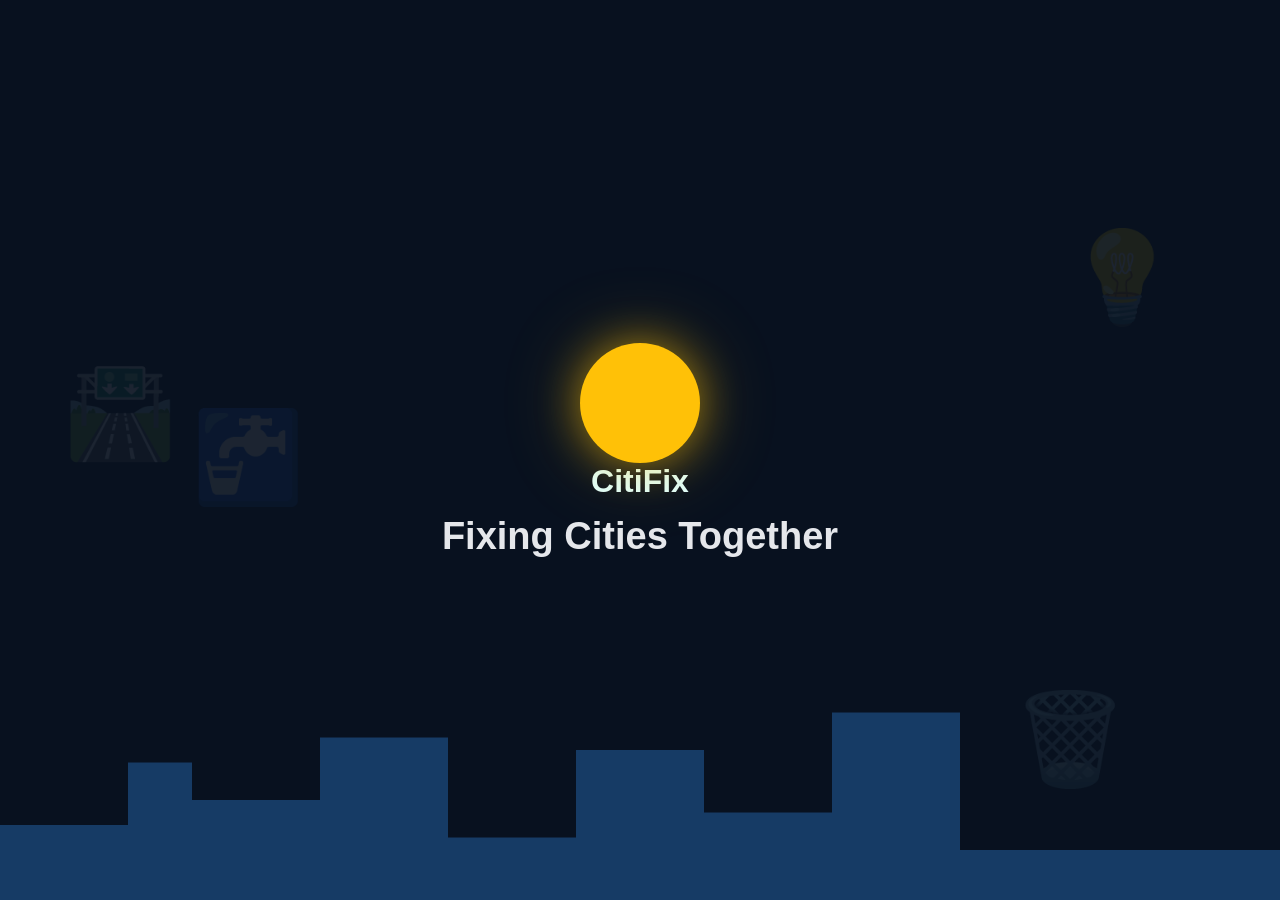
<file: frontend/index.html>
<!DOCTYPE html>
<html lang="en">

<head>

    <meta charset="UTF-8">
    <meta name="viewport" content="width=device-width, initial-scale=1.0">

    <title>CitiFix V2</title>

    <link rel="stylesheet" href="css/global.css">
    <link rel="stylesheet" href="css/animation.css">
    <link rel="stylesheet" href="css/landing.css">

</head>

<body>

    <!-- Splash Screen -->

    <div id="splash-screen">

        <div class="sun"></div>

        <div class="city"></div>

<div class="bg-icon road">🛣️</div>
<div class="bg-icon bulb">💡</div>
<div class="bg-icon water">🚰</div>
<div class="bg-icon waste">🗑️</div>

        <h1 style="color:lightcyan"> CitiFix</h1>

        <h1 class="tagline">
            Fixing Cities Together
        </h1>

    </div>

    <!-- Main Landing -->

    <section id="landing-page">

        <nav>

            <div class="brand">

                <img
                    src="assets/logo/citifixlogo.png"
                    alt=""
                >

                <span>CitiFix</span>

            </div>

            <div class="nav-links">

                <a href="index.html">Home</a>
                <a href="issues.html">Issues</a>
                <a href="dashboard.html">Analytics</a>

                <a href="login.html" class="login-btn">
    Login
</a>

            </div>

        </nav>

      <div class="hero">

    <div class="floating-card card-1">
        🛣️ 120 Issues Resolved
    </div>

    <div class="floating-card card-2">
        👍 2,500 Community Votes
    </div>

    <div class="hero-content">

        <span class="hero-badge">
            ✨ Smart Civic Platform
        </span>

        <h1>
            Report.
            Track.
            <span>Transform.</span>
        </h1>

        <p>
            Empowering citizens to report issues,
            collaborate with communities and create
            cleaner, safer and smarter cities.
        </p>

        <div class="hero-buttons">

            <button class="primary-btn">
                Report Issue
            </button>

            <button class="secondary-btn">
                Explore Issues
            </button>

        </div>

    </div>

</div> 
<section class="how-it-works">

    <h2>How CitiFix Works</h2>

    <div class="steps">

        <div class="step-card">
            <div class="icon">📸</div>
            <h3>Capture</h3>
            <p>Take a photo of the civic issue.</p>
        </div>

        <div class="step-card">
            <div class="icon">📝</div>
            <h3>Report</h3>
            <p>Submit issue details and location.</p>
        </div>

        <div class="step-card">
            <div class="icon">👍</div>
            <h3>Community Vote</h3>
            <p>Citizens support important issues.</p>
        </div>

        <div class="step-card">
            <div class="icon">🏛️</div>
            <h3>Authority Action</h3>
            <p>Authorities review and act.</p>
        </div>

        <div class="step-card">
            <div class="icon">✅</div>
            <h3>Resolved</h3>
            <p>Issue gets fixed and updated.</p>
        </div>

    </div>

</section>
<section class="stats-section">

    <div class="stat-box">

        <h2>12K+</h2>

        <p>Issues Reported</p>

    </div>

    <div class="stat-box">

        <h2>9K+</h2>

        <p>Issues Resolved</p>

    </div>

    <div class="stat-box">

        <h2>25K+</h2>

        <p>Community Votes</p>

    </div>

    <div class="stat-box">

        <h2>5K+</h2>

        <p>Active Citizens</p>

    </div>

</section>
<section class="categories">

    <h2>Issue Categories</h2>

    <div class="category-grid">

        <div class="category-card">🛣️ Road Issues</div>

        <div class="category-card">💡 Street Lights</div>

        <div class="category-card">🚰 Water Problems</div>

        <div class="category-card">🗑️ Garbage</div>

        <div class="category-card">🌳 Public Infrastructure</div>

        <div class="category-card">🚦 Traffic Signals</div>

    </div>

</section>

    </section>
    <footer>

    <h2>CitiFix</h2>

    <p>
        Fixing Cities Together
    </p>

</footer>

    <script src="js/animation.js"></script>

</body>
</html>
</file>
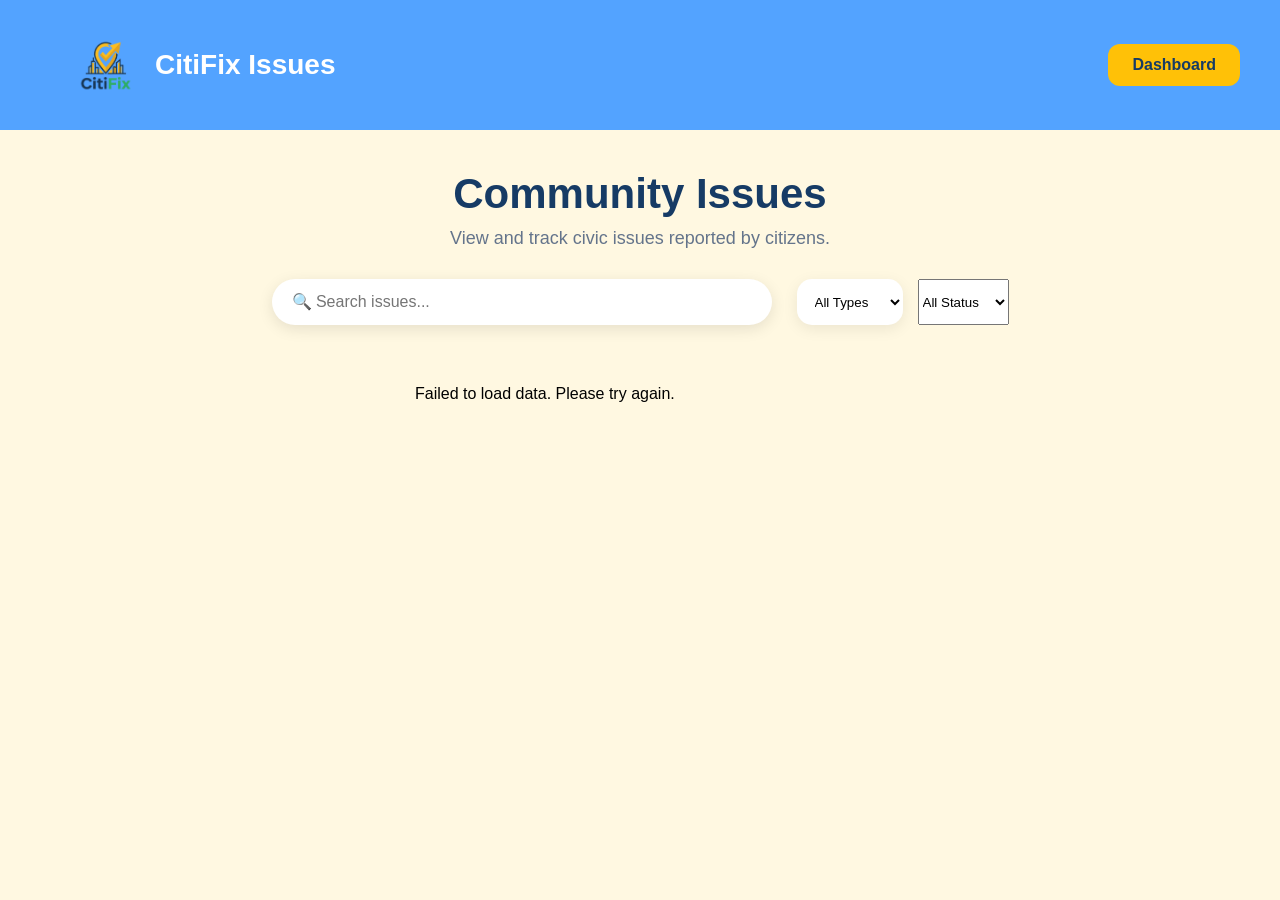
<file: frontend/issues.html>
<!DOCTYPE html>
<html>

<head>

    <title>CitiFix Issues</title>

    <link rel="stylesheet" href="css/issues.css">

</head>

<body>

    <nav class="navbar">

        <div class="brand">

            <img
                src="assets/logo/citifixlogo.png"
                alt="CitiFix Logo"
                class="logo"
            >

            <span>
                CitiFix Issues
            </span>


        </div>

        <button
            class="dashboard-btn"
            onclick="goDashboard()">
            Dashboard
        </button>

    </nav>

    <section class="page-header">

        <h1>Community Issues</h1>

        <p>
            View and track civic issues reported by citizens.
        </p>

    </section>
    <div class="filter-bar">

    <input
        type="text"
        id="searchBox"
        placeholder="🔍 Search issues..."
        onkeyup="searchIssues()"
    >

    <select
        id="typeFilter"
        onchange="filterIssues()">

        <option value="">
            All Types
        </option>

        <option value="Water">
            Water
        </option>

        <option value="Road">
            Road
        </option>

        <option value="Electricity">
            Electricity
        </option>

    </select>

    <select
        id="statusFilter"
        onchange="filterIssues()">

        <option value="">
            All Status
        </option>

        <option value="Reported">
            Reported
        </option>

        <option value="In Progress">
            In Progress
        </option>

        <option value="Resolved">
            Resolved
        </option>

    </select>

</div>
    <div
        class="issues-container"
        id="issuesContainer">

        

    </div>
    <div id="commentModal" class="modal">

    <div class="modal-content">

        <span
            class="close-btn"
            onclick="closeModal()">

            &times;

        </span>

        <h2>Comments</h2>

        <div id="commentsList">
              
        </div>
         <textarea
    id="newComment"
    placeholder="Write a comment..."
></textarea>

<button
    class="add-comment-btn"
    onclick="addComment()">

    Add Comment

</button>

    </div>

</div>

    <script src="js/issues.js"></script>

</body>

</html>
</file>
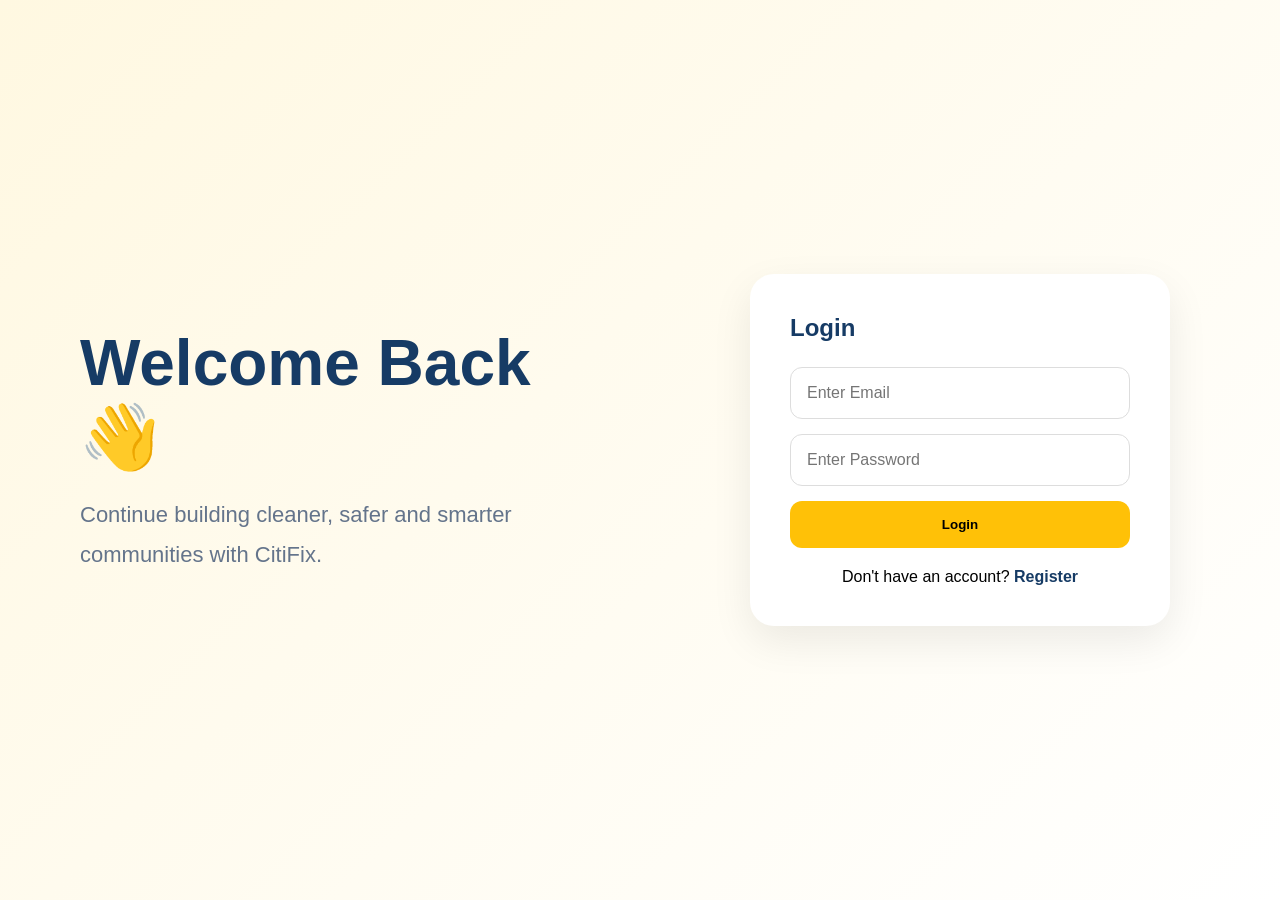
<file: frontend/login.html>
<!DOCTYPE html>
<html lang="en">

<head>

    <meta charset="UTF-8">
    <meta name="viewport" content="width=device-width, initial-scale=1.0">

    <title>CitiFix | Login</title>

    <link rel="stylesheet" href="css/auth.css">

</head>

<body>

    <div class="auth-container">

        <div class="auth-left">

            <h1>Welcome Back 👋</h1>

            <p>
                Continue building cleaner, safer
                and smarter communities with CitiFix.
            </p>

        </div>

        <div class="auth-right">

            <div class="auth-card">

                <h2>Login</h2>

                <input
                    type="email"
                    id="email"
                    placeholder="Enter Email"
                >

                <input
                    type="password"
                    id="password"
                    placeholder="Enter Password"
                >

                <button onclick="loginUser()">
                    Login
                </button>

                <p class="bottom-text">
                    Don't have an account?

                    <a href="register.html">
                        Register
                    </a>
                </p>

            </div>

        </div>

    </div>

    <script src="js/auth.js"></script>

</body>

</html>
</file>
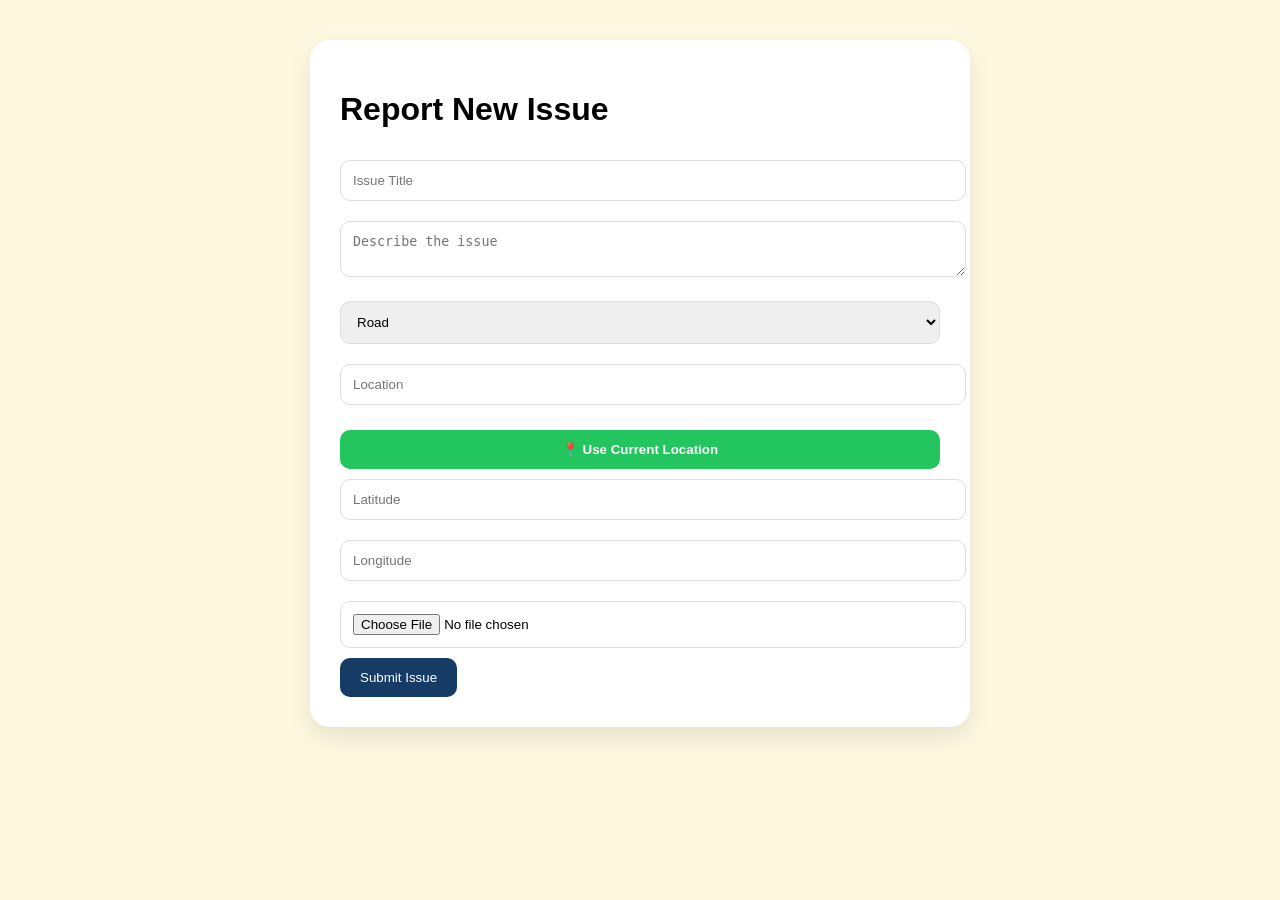
<file: frontend/report.html>
<!DOCTYPE html>
<html>

<head>

    <title>Report Issue - CitiFix</title>

    <link rel="stylesheet" href="css/report.css">

</head>

<body>

    <div class="report-container">

        <h1>Report New Issue</h1>

        <input
            type="text"
            id="title"
            placeholder="Issue Title"
        >

        <textarea
            id="description"
            placeholder="Describe the issue"
        ></textarea>

        <select id="type">

            <option>Road</option>
            <option>Water</option>
            <option>Electricity</option>
            <option>Garbage</option>

        </select>

        <input
            type="text"
            id="location"
            placeholder="Location"
        >
        <button
    type="button"
    class="location-btn"
    onclick="getLocation()">

    📍 Use Current Location

</button>
        <input
            type="number"
            id="latitude"
            placeholder="Latitude"
        >

        <input
            type="number"
            id="longitude"
            placeholder="Longitude"
        >

        <input
    type="file"
    id="image"
    accept="image/*"
>

        <button onclick="reportIssue()">
            Submit Issue
        </button>

    </div>

    <script src="js/report.js"></script>

</body>

</html>
</file>
<file: frontend/css/global.css>
*{
    margin:0;
    padding:0;
    box-sizing:border-box;
}

body{
    font-family:Inter,sans-serif;
    overflow-x:hidden;
}

:root{

    --yellow:#FFC107;
    --navy:#163B65;
    --green:#22C55E;
    --bg:#F8FAFC;

}

@media (max-width:768px){

    body{
        font-size:15px;
    }
}

@media (min-width:1200px){

    body{
        font-size:16px;
    }
}
</file>
<file: frontend/css/animation.css>
#splash-screen{

    position:fixed;
    inset:0;

    background:#08111F;

    display:flex;
    flex-direction:column;

    justify-content:center;
    align-items:center;

    z-index:9999;

    overflow:hidden;
}

.sun{

    width:120px;
    height:120px;

    background:#FFC107;

    border-radius:50%;

    transform:translateY(500px);

    animation:sunrise 2.5s ease forwards;
    box-shadow:
        0 0 40px rgba(255,193,7,.5),
        0 0 80px rgba(255,193,7,.3);
}

.city{

    width:100%;
    height:250px;

    background:#163B65;

    position:absolute;
    bottom:0;

    clip-path:polygon(
        0% 100%,
        0% 70%,
        10% 70%,
        10% 45%,
        15% 45%,
        15% 60%,
        25% 60%,
        25% 35%,
        35% 35%,
        35% 75%,
        45% 75%,
        45% 40%,
        55% 40%,
        55% 65%,
        65% 65%,
        65% 25%,
        75% 25%,
        75% 80%,
        100% 80%,
        100% 100%
    );
}

.logo{

    width:220px;

    opacity:0;
    transform:scale(0.7);
    margin-top:20px;

    animation:logoReveal 1s ease forwards;
    animation-delay:2.2s;
    filter: drop-shadow(0 10px 20px rgba(0,0,0,.25));
}

.tagline{

    color:#E5E7EB;

    font-size:38px;
    font-weight:700;

    margin-top:15px;

    opacity:0;

    animation:logoReveal 1s ease forwards;
    animation-delay:2.8s;
}

@keyframes sunrise{

    to{
        transform:translateY(0);
    }

}

@keyframes logoReveal{

    from{
        opacity:0;
        transform:scale(0.7);
    }

    to{
        opacity:1;
        transform:scale(1);
    }

}
@keyframes taglineReveal{

    from{
        opacity:0;
        transform:translateY(20px);
    }

    to{
        opacity:1;
        transform:translateY(0);
    }

}
.floating-icon{

    position:absolute;

    font-size:28px;

    opacity:.3;

    animation:float 4s ease-in-out infinite;
}

.road{
    left:15%;
    top:25%;
}

.bulb{
    right:20%;
    top:20%;
}

.water{
    left:80%;
    top:45%;
}

@keyframes float{

    0%,100%{
        transform:translateY(0);
    }

    50%{
        transform:translateY(-15px);
    }

}

@media (max-width:768px){

    .sun{
        width:80px;
        height:80px;
    }

    .logo{
        width:160px;
    }

    .tagline{
        font-size:24px;
        text-align:center;
        padding:0 20px;
    }

    .city{
        height:180px;
    }

    .floating-icon{
        font-size:20px;
    }
}

@media (max-width:480px){

    .sun{
        width:64px;
        height:64px;
    }

    .logo{
        width:120px;
    }

    .tagline{
        font-size:18px;
    }
}
</file>
<file: frontend/css/landing.css>
#landing-page{

    min-height:100vh;
    background:
radial-gradient(
    circle at top left,
    rgba(255,193,7,.18),
    transparent 40%
),
radial-gradient(
    circle at top right,
    rgba(94, 127, 106, 0.12),
    transparent 35%
),
linear-gradient(
    180deg,
    #FFF8E1 0%,
    #FFFDF5 60%,
    #FFFFFF 100%
);

    display:none;
}
nav{

    position:fixed;

    top:20px;

    left:50%;

    transform:translateX(-50%);

    width:92%;

    padding:18px 40px;

    display:flex;

    justify-content:space-between;

    align-items:center;

    background:rgba(255,255,255,.65);

    backdrop-filter:blur(15px);

    -webkit-backdrop-filter:blur(15px);

    border:1px solid rgba(255,255,255,.3);

    border-radius:24px;

    box-shadow:
        0 8px 32px rgba(0,0,0,.08);

    z-index:1000;
}

.nav-links{

    display:flex;

    align-items:center;

    gap:35px;
}
.nav-links a{

    text-decoration:none;

    color:#163B65;

    font-weight:600;

    position:relative;

    transition:.3s;
}
.nav-links a:hover{

    color:#FFC107;
}
.brand{

    display:flex;
    align-items:center;
    gap:10px;
}

.brand img{
    width:100px;
    height:auto;
}

.brand span{

    font-size:24px;
    font-weight:700;
}

.hero{

    min-height:100vh;

    display:flex;

    justify-content:center;
    align-items:center;

    position:relative;

    text-align:center;

    padding:120px 40px 60px;
}
.hero h1{

    font-size:90px;

    line-height:1.05;

    font-weight:900;

    color:#163B65;

    max-width:900px;

    margin:auto;
}
.hero p{

    margin-top:25px;

    font-size:22px;

    line-height:1.8;

    color:#64748B;

    max-width:700px;

    margin-left:auto;
    margin-right:auto;
}
.hero-buttons{

    margin-top:40px;

    display:flex;

    justify-content:center;

    gap:20px;
}
.primary-btn{

    background:#FFC107;

    color:#163B65;

    border:none;

    padding:18px 35px;

    border-radius:16px;

    font-size:18px;

    font-weight:700;

    cursor:pointer;

    transition:.3s;
}

.primary-btn:hover{

    transform:translateY(-4px);

    box-shadow:
        0 15px 30px rgba(255,193,7,.35);
}
.secondary-btn{

    background:white;

    border:2px solid #163B65;

    color:#163B65;

    padding:18px 35px;

    border-radius:16px;

    font-size:18px;

    font-weight:700;

    cursor:pointer;

    transition:.3s;
}

.secondary-btn:hover{

    transform:translateY(-4px);
}

.floating-card{

    position:absolute;

    background:white;

    padding:18px 22px;

    border-radius:18px;

    box-shadow:
        0 12px 30px rgba(0,0,0,.08);

    font-weight:600;

    animation:float 4s ease-in-out infinite;
}

.card-1{

    left:12%;
    top:25%;
}

.card-2{

    right:12%;
    top:35%;
}
@keyframes float{

    0%,100%{

        transform:translateY(0);

    }

    50%{

        transform:translateY(-12px);

    }

}
@keyframes fadeUp{
    from{
        opacity:0;
        transform:translateY(30px);
    }
    to{
        opacity:1;
        transform:translateY(0);
    }
}

@media (max-width:768px){

    nav{
        width:94%;
        padding:14px 18px;
        top:12px;
        flex-wrap:wrap;
        gap:12px;
    }

    .nav-links{
        gap:18px;
        flex-wrap:wrap;
        justify-content:center;
    }

    .hero{
        padding:120px 20px 40px;
    }

    .hero h1{
        font-size:52px;
    }

    .hero p{
        font-size:18px;
    }

    .hero-buttons{
        flex-direction:column;
        align-items:center;
    }

    .primary-btn,
    .secondary-btn{
        width:100%;
        max-width:320px;
    }

    .floating-card{
        display:none;
    }
}

@media (max-width:480px){

    .hero h1{
        font-size:38px;
    }

    .hero p{
        font-size:16px;
    }

    .brand img{
        width:80px;
    }
}

.hero h1{

    font-size:72px;

    color:#163B65;
}

.hero p{

    margin-top:20px;

    font-size:20px;

    color:#666;
}

.hero-buttons{

    margin-top:35px;
}

.primary-btn{

    background:#FFC107;

    border:none;

    padding:15px 30px;

    border-radius:12px;

    cursor:pointer;
}

.secondary-btn{

    padding:15px 30px;

    border-radius:12px;

    border:2px solid #163B65;

    margin-left:10px;

    cursor:pointer;
}
.login-btn{

    background:#163B65;

    color:white;

    border:none;

    padding:12px 24px;

    border-radius:12px;

    font-weight:600;

    cursor:pointer;

    transition:.3s;
}
.login-btn:hover{

    transform:translateY(-3px);

    background:#1D4C82;

    
}
.bg-icon{

    position:absolute;

    font-size:90px;

    opacity:.08;

    animation:float 6s ease-in-out infinite;
}
.bg-icon{

    position:absolute;

    font-size:90px;

    opacity:.08;

    animation:float 6s ease-in-out infinite;
}
.road{
    left:5%;
    top:40%;
}
.bulb{
    right:8%;
    top:25%;
}
.water{
    left:15%;
    bottom:15%;
}
.waste{
    right:12%;
    bottom:12%;
}
.hero-badge{

    display:inline-block;

    padding:10px 18px;

    border-radius:999px;

    background:rgba(255,193,7,.15);

    color:#163B65;

    font-weight:600;

    margin-bottom:25px;
}
.hero h1 span{

    background:linear-gradient(
        90deg,
        #FFC107,
        #22C55E
    );

    -webkit-background-clip:text;

    -webkit-text-fill-color:transparent;
}
.hero-content{

    animation:fadeUp 1s ease;
}
@keyframes fadeUp{

    from{

        opacity:0;

        transform:translateY(30px);
    }

    to{

        opacity:1;

        transform:translateY(0);
    }
}
.how-it-works{

    padding:120px 8%;

    text-align:center;
}

.how-it-works h2{

    font-size:50px;

    color:#163B65;

    margin-bottom:70px;
}

.steps{

    display:flex;

    justify-content:center;

    gap:25px;

    flex-wrap:wrap;
}

.step-card{

    width:240px;

    padding:35px 25px;

    background:white;

    border-radius:24px;

    box-shadow:
        0 10px 30px rgba(0,0,0,.08);

    transition:.3s;
}

.step-card:hover{

    transform:translateY(-10px);
}

.icon{

    font-size:50px;

    margin-bottom:15px;
}

.step-card h3{

    margin-bottom:10px;

    color:#163B65;
}
.stats-section{

    padding:120px 8%;

    display:flex;

    justify-content:center;

    gap:30px;

    flex-wrap:wrap;
}

.stat-box{

    width:250px;

    text-align:center;

    background:white;

    padding:40px;

    border-radius:24px;

    box-shadow:
        0 10px 25px rgba(0,0,0,.08);
}

.stat-box h2{

    font-size:52px;

    color:#FFC107;
}

.stat-box p{

    color:#64748B;

    margin-top:10px;
}
.categories{

    padding:120px 8%;

    text-align:center;
}

.categories h2{

    font-size:50px;

    margin-bottom:60px;

    color:#163B65;
}

.category-grid{

    display:grid;

    grid-template-columns:
    repeat(auto-fit,minmax(250px,1fr));

    gap:25px;
}

.category-card{

    background:white;

    padding:35px;

    border-radius:24px;

    font-size:22px;

    font-weight:600;

    box-shadow:
        0 10px 25px rgba(0,0,0,.08);

    transition:.3s;
}

.category-card:hover{

    transform:translateY(-8px);

    background:#FFF8E1;
}
footer{

    background:#163B65;

    color:white;

    text-align:center;

    padding:60px;
}
</file>
<file: frontend/css/issues.css>
*{
    margin:0;
    padding:0;
    box-sizing:border-box;
}

body{

    font-family:Inter,sans-serif;

    background:#FFF8E1;

    min-height:100vh;
}

/* Navbar */

.navbar{

    background:#53a3ff;

    color:white;

     padding:15px 40px;

    display:flex;

    justify-content:space-between;

    align-items:center;
}

.logo{

    font-size:32px;

    font-weight:700;
}

.nav-links{

    display:flex;

    gap:20px;

    align-items:center;
}

.nav-links a{

    color:white;

    text-decoration:none;
}

.nav-links button{

    border:none;

    background:#FFC107;

    padding:10px 20px;

    border-radius:10px;

    cursor:pointer;
}

/* Header */

.page-header{

    text-align:center;

    padding:50px 20px;
}

.page-header h1{

    color:#163B65;

    font-size:48px;
}

.page-header p{

    margin-top:10px;

    color:#64748B;
}

/* Cards */

.issues-container{

    display:grid;

    grid-template-columns:
    repeat(auto-fit,minmax(350px,450px));

    gap:30px;

    padding:40px;
    justify-content:center;
}
.issue-card{

    max-width:450px;

    margin:auto;

    background:white;

    border-radius:20px;

    overflow:hidden;

    display:flex;

    flex-direction:column;

    box-shadow:
    0 10px 25px rgba(0,0,0,.08);
}

.issue-card:hover{

    transform:translateY(-8px);
    box-shadow:0 20px 40px rgba(0,0,0,.12);
}

.issue-image{

    width:100%;

    height:220px;

    object-fit:cover;

    border-radius:20px 20px 0 0;

    display:block;
}

.issue-content{

    padding:22px 24px 24px;
    display:flex;

    flex-direction:column;

    gap:12px;
}

.issue-title{

    color:#163B65;
    min-height: 60px;
    font-size:24px;

    margin-bottom:0;
}

.issue-type{

    display:flex;
    flex-direction: column;
    width:fit-content;
    align-self: flex-start;
    background:#E3F2FD;

    color:#163B65;

    padding:8px 14px;

    border-radius:20px;

    font-size:14px;

    margin-bottom:15px;
    font-weight:600;
}

.issue-description{

    color:#555;

    margin-bottom:0;
    line-height:1.6;
}

.issue-location{

    margin-bottom:10px;
}

.issue-status{

    width:fit-content;

    padding:8px 14px;

    border-radius:30px;

    background:#FFF3CD;

    color:#856404;

    font-weight:600;

    align-self:flex-start;
}
body{

    background:#FFF8E1;

    min-height:100vh;
}
.page-header{

    text-align:center;

    padding:50px 20px;
}

.page-header h1{

    font-size:48px;

    color:#163B65;
}
.brand{

    display:flex;

    align-items:center;

    gap:15px;
}

.logo{

    width:100px;

    height:100px;

    object-fit:contain;
}

.brand span{

    font-size:28px;

    font-weight:700;
}
.dashboard-btn{

    background:#FFC107;

    color:#163B65;

    border:none;

    padding:12px 24px;

    border-radius:12px;

    font-size:16px;

    font-weight:700;

    cursor:pointer;

    transition:.3s;
}

.dashboard-btn:hover{

    transform:translateY(-3px);

    background:#FFD54F;

    box-shadow:
    0 8px 20px rgba(255,193,7,.35);
}
.page-header{

    text-align:center;

    padding:40px 20px 10px;
}

.page-header h1{

    color:#163B65;

    font-size:42px;

    margin-bottom:10px;
}

.page-header p{

    color:#64748B;

    font-size:18px;
}
.issue-actions{

    margin-top:15px;

    display:flex;

    gap:10px;

    flex-wrap:wrap;
}

.vote-btn{

    background:#22C55E;

    color:white;

    border:none;

    padding:10px 16px;

    border-radius:10px;

    cursor:pointer;

    font-weight:600;
}

.vote-btn:hover{

    opacity:.9;
}

.comment-btn{

    background:#163B65;

    color:white;

    border:none;

    padding:10px 16px;

    border-radius:10px;

    cursor:pointer;

    font-weight:600;
}

.comment-btn:hover{

    opacity:.9;
}
.modal{

    display:none;

    position:fixed;

    top:0;
    left:0;

    width:100%;
    height:100%;

    background:
    rgba(0,0,0,.5);

    z-index:1000;
}

.modal-content{

    background:white;

    width:500px;

    max-width:90%;

    margin:80px auto;

    padding:25px;

    border-radius:20px;
}

.close-btn{

    float:right;

    font-size:28px;

    cursor:pointer;
}

.comment-item{

    padding:12px;

    border-bottom:
    1px solid #eee;
}
#newComment{

    width:100%;

    height:100px;

    margin-top:15px;

    padding:12px;

    border:1px solid #ddd;

    border-radius:10px;

    resize:none;
}

.add-comment-btn{

    margin-top:10px;

    background:#163B65;

    color:white;

    border:none;

    padding:12px 18px;

    border-radius:10px;

    cursor:pointer;
}
.issue-stats{

    display:flex;

    gap:25px;

    margin-top:12px;

    font-weight:600;

    color:#555;

    align-items:center;
}

@media (max-width:768px){

    .issues-container{
        grid-template-columns:1fr;
        padding:20px;
    }

    .issue-card{
        max-width:100%;
    }

    .issue-content{
        padding:18px;
    }

    .issue-actions{
        flex-direction:column;
    }

    .vote-btn,
    .comment-btn{
        width:100%;
    }

    .issue-title{
        min-height:auto;
        font-size:22px;
    }
}

@media (max-width:480px){

    .page-header{
        padding:32px 16px;
    }

    .page-header h1{
        font-size:34px;
    }

    .page-header p{
        font-size:16px;
    }
}
.issue-status{

    padding:8px 14px;

    border-radius:20px;

    font-weight:600;
}

.reported{

    background:#FFF3CD;

    color:#856404;
}

.in-progress{

    background:#D1ECF1;

    color:#0C5460;
}

.resolved{

    background:#D4EDDA;

    color:#155724;
}
.search-section{

    display:flex;

    justify-content:center;

    margin:30px 0;
}

#searchBox{

    width:70%;

    max-width:700px;

    padding:16px 20px;

    border:none;

    border-radius:50px;

    font-size:16px;

    background:white;

    box-shadow:
    0 4px 15px rgba(0,0,0,.1);

    outline:none;

    transition:.3s;
}

#searchBox:focus{

    box-shadow:
    0 8px 25px rgba(22,59,101,.2);

    transform:translateY(-2px);
}
.filter-bar{

    display:flex;

    gap:15px;

    justify-content:center;

    margin:30px;
}

#typeFilter{

    padding:15px;

    border:none;

    border-radius:15px;

    background:white;

    box-shadow:
    0 4px 15px rgba(0,0,0,.08);
}
.search-section{

    display:flex;

    justify-content:center;

    margin:30px 0;
}
#searchBox{

    width:70%;

    max-width:700px;

    padding:16px 20px;

    border:none;

    border-radius:50px;

    background:white;

    box-shadow:
    0 5px 15px rgba(0,0,0,.1);

    outline:none;
}
.filter-bar{

    display:flex;

    justify-content:center;

    margin:20px 0;
}

#searchBox{

    width:500px;

    padding:14px 20px;

    border:none;

    border-radius:30px;

    box-shadow:0 4px 15px rgba(0,0,0,.1);

    font-size:16px;
}
#typeFilter{

    padding:14px;

    border:none;

    border-radius:15px;

    margin-left:10px;
}
.status-select{

    width:100%;

    padding:12px 15px;

    border:2px solid #E5E7EB;

    border-radius:12px;

    background:white;

    font-size:15px;

    font-weight:600;

    color:#163B65;

    cursor:pointer;

    margin:10px 0;
}
</file>
<file: frontend/css/auth.css>
*{
    margin:0;
    padding:0;
    box-sizing:border-box;
}

body{

    font-family:Inter,sans-serif;

    min-height:100vh;

    background:
    linear-gradient(
        135deg,
        #FFF8E1,
        #FFFFFF
    );
}

.auth-container{

    min-height:100vh;

    display:grid;

    grid-template-columns:
    1fr 1fr;
}

.auth-left{

    display:flex;

    flex-direction:column;

    justify-content:center;

    padding:80px;
}

.auth-left h1{

    font-size:64px;

    color:#163B65;

    margin-bottom:20px;
}

.auth-left p{

    font-size:22px;

    line-height:1.8;

    color:#64748B;

    max-width:500px;
}

.auth-right{

    display:flex;

    justify-content:center;

    align-items:center;
}

.auth-card{

    width:420px;

    background:white;

    padding:40px;

    border-radius:24px;

    box-shadow:
    0 15px 40px rgba(0,0,0,.08);
}

.auth-card h2{

    margin-bottom:25px;

    color:#163B65;
}

.auth-card input{

    width:100%;

    padding:16px;

    margin-bottom:15px;

    border:1px solid #ddd;

    border-radius:12px;

    font-size:16px;
}

.auth-card button{

    width:100%;

    padding:16px;

    border:none;

    border-radius:12px;

    background:#FFC107;

    font-weight:700;

    cursor:pointer;

    transition:.3s;
}

.auth-card button:hover{

    transform:translateY(-2px);
}

.bottom-text{

    margin-top:20px;

    text-align:center;
}

.bottom-text a{

    color:#163B65;

    font-weight:700;

    text-decoration:none;
}

@media (max-width:768px){

    .auth-container{
        grid-template-columns:1fr;
    }

    .auth-left{
        padding:40px 24px 20px;
        text-align:center;
        align-items:center;
    }

    .auth-left h1{
        font-size:42px;
    }

    .auth-left p{
        font-size:18px;
        max-width:100%;
    }

    .auth-right{
        padding:24px;
    }

    .auth-card{
        width:100%;
        max-width:420px;
    }
}

@media (max-width:480px){

    .auth-left{
        padding:32px 16px 12px;
    }

    .auth-left h1{
        font-size:34px;
    }

    .auth-card{
        padding:28px 20px;
    }
}
</file>
<file: frontend/css/report.css>
body{

    background:#FFF8E1;

    font-family:Arial;

}

.report-container{

    width:600px;

    margin:40px auto;

    background:white;

    padding:30px;

    border-radius:20px;

    box-shadow:
    0 10px 25px rgba(0,0,0,.1);
}

input,
textarea,
select{

    width:100%;

    margin:10px 0;

    padding:12px;

    border:1px solid #ddd;

    border-radius:10px;
}

button{

    background:#163B65;

    color:white;

    border:none;

    padding:12px 20px;

    border-radius:10px;

    cursor:pointer;
}
.location-btn{

    width:100%;

    margin-top:15px;

    padding:12px;

    border:none;

    border-radius:10px;

    background:#22C55E;

    color:white;

    cursor:pointer;

    font-weight:600;
}

@media (max-width:768px){

    .report-container{
        width:92%;
        margin:24px auto;
        padding:24px;
    }
}

@media (max-width:480px){

    .report-container{
        width:94%;
        margin:16px auto;
        padding:20px;
    }

    button,
    .location-btn{
        width:100%;
    }
}
</file>
